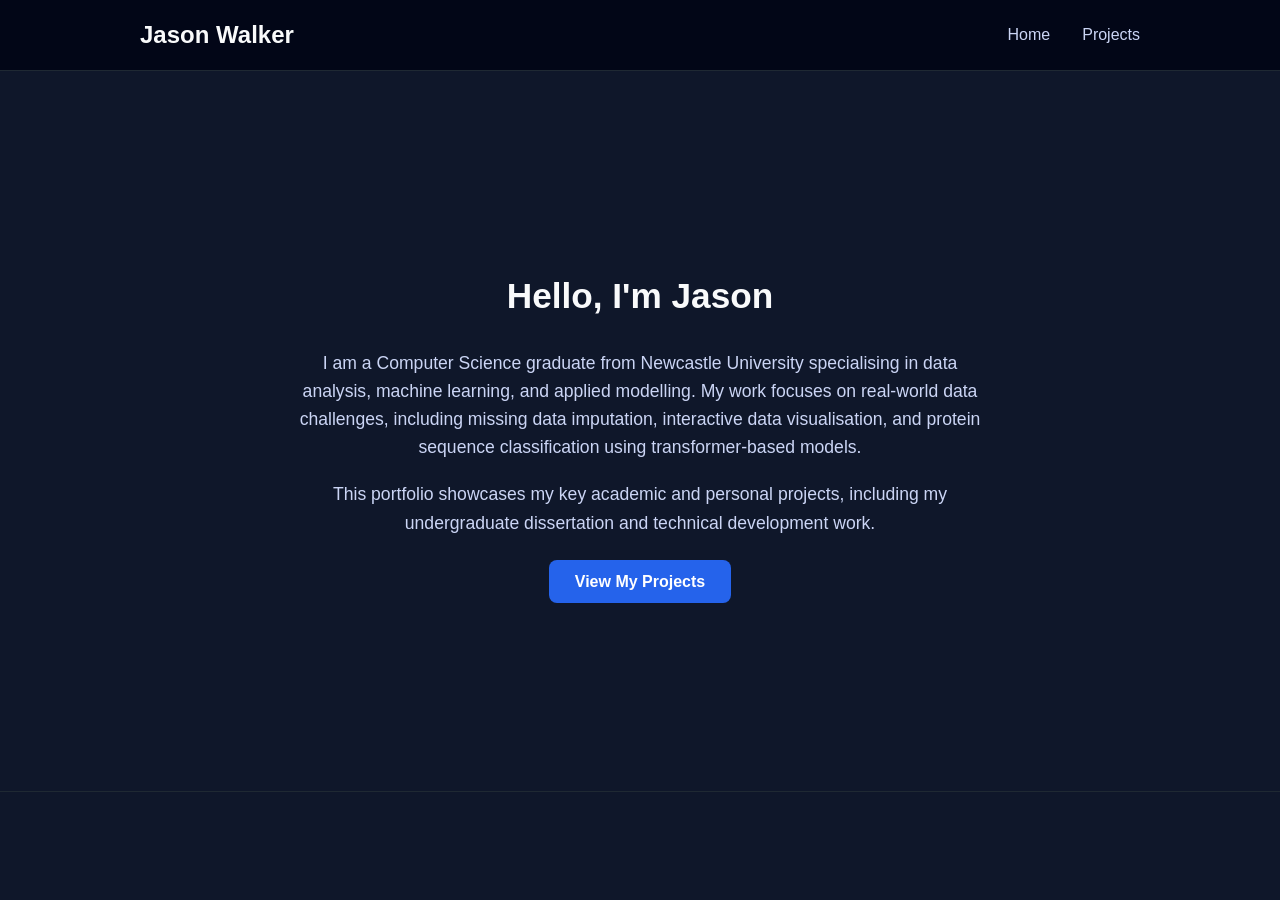
<file: index.html>
<!DOCTYPE html>
<html lang="en">
<head>
    <meta charset="UTF-8">
    <meta name="viewport" content="width=device-width, initial-scale=1.0">
    <title>Jason Walker | Project Portfolio</title>
    

    <link rel="stylesheet" href="style.css">
</head>
<body>

    <nav class="navbar">
        <div class="nav-container">
            <h1 class="logo">Jason Walker</h1>
            <ul class="nav-links">
                 <li><a href="index.html">Home</a></li>
                <li><a href="projects.html">Projects</a></li>
            </ul>
        </div>
    </nav>


    <main class="main-content">
        <section class="about-section">
            

            <h2>Hello, I'm Jason</h2>
            

            <p class="bio">
                I am a Computer Science graduate from Newcastle University specialising in data analysis, machine learning, and applied modelling. 
                My work focuses on real-world data challenges, including missing data imputation, interactive data visualisation, and protein sequence classification using transformer-based models.
            </p>


            <p class="bio">
                This portfolio showcases my key academic and personal projects, 
                including my undergraduate dissertation and technical development work.
            </p>


            <div class="buttons">
                <a href="projects.html" class="primary-button">
                    View My Projects
                </a>
            </div>

        </section>
    </main>


    <footer class="footer">
        <p></p>
    </footer>

</body>
</html>
</file>
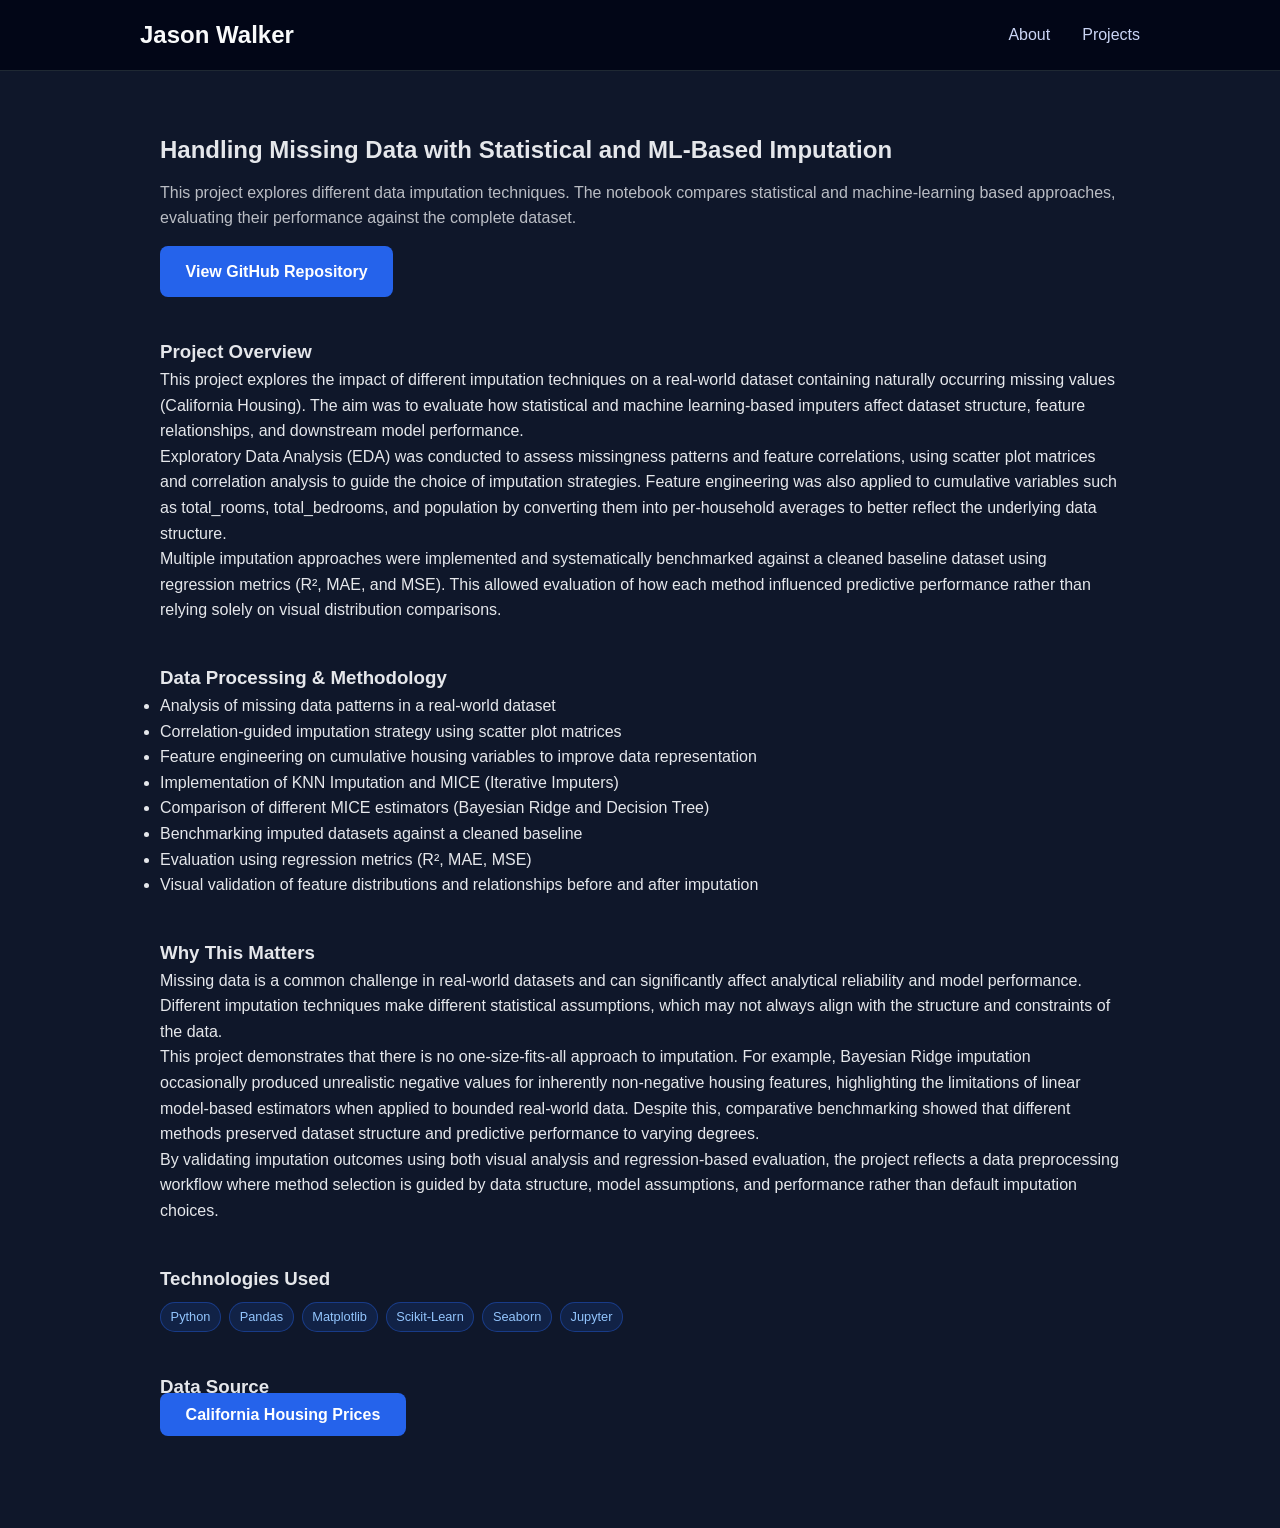
<file: data-imputation.html>
<!DOCTYPE html>
<html lang="en">
<head>
    <meta charset="UTF-8">
    <meta name="viewport" content="width=device-width, initial-scale=1.0">
    <title>Data Visualisation Dashboard | Jason Walker</title>
    <link rel="stylesheet" href="../style.css">
</head>
<body>


    <nav class="navbar">
        <div class="nav-container">
            <h1 class="logo">Jason Walker</h1>
            <ul class="nav-links">
                <li><a href="../index.html">About</a></li>
                <li><a href="../projects.html">Projects</a></li>
            </ul>
        </div>
    </nav>

    <main class="project-page">


        <section class="project-header">
            <h2>Handling Missing Data with Statistical and ML-Based Imputation</h2>
            <p class="project-subtitle">
                This project explores different data imputation techniques. The notebook compares statistical and machine-learning based approaches, 
                evaluating their performance against the complete dataset. 
            </p>

            <div class="project-buttons">
                <a href="https://github.com/JasonTWalker/DataImputationHousingPrices" class="primary-button" target="_blank">
                    View GitHub Repository
                </a>
            </div>
        </section>

       

        <section class="project-section">
            <h3>Project Overview</h3>
            <p>
                This project explores the impact of different imputation techniques on a real-world dataset containing naturally occurring missing values (California Housing). 
                The aim was to evaluate how statistical and machine learning-based imputers affect dataset structure, feature relationships, and downstream model performance.
            </p>
            <p>
                Exploratory Data Analysis (EDA) was conducted to assess missingness patterns and feature correlations, using scatter plot matrices and correlation analysis to guide the choice of imputation strategies. 
                Feature engineering was also applied to cumulative variables such as total_rooms, total_bedrooms, and population by converting them into per-household averages to better reflect the underlying data structure.
            </p>
            <p>
                Multiple imputation approaches were implemented and systematically benchmarked against a cleaned baseline dataset using regression metrics (R², MAE, and MSE). 
                This allowed evaluation of how each method influenced predictive performance rather than relying solely on visual distribution comparisons.
            </p>
        </section>


        <section class="project-section">
            <h3>Data Processing & Methodology</h3>
            <ul>
                <li>Analysis of missing data patterns in a real-world dataset</li>
                <li>Correlation-guided imputation strategy using scatter plot matrices</li>
                <li>Feature engineering on cumulative housing variables to improve data representation</li>
                <li>Implementation of KNN Imputation and MICE (Iterative Imputers)</li>
                <li>Comparison of different MICE estimators (Bayesian Ridge and Decision Tree)</li>
                <li>Benchmarking imputed datasets against a cleaned baseline</li>
                <li>Evaluation using regression metrics (R², MAE, MSE)</li>
                <li>Visual validation of feature distributions and relationships before and after imputation</li>

            </ul>
        </section>

        <section class="project-section">
            <h3>Why This Matters</h3>
            <p>
                Missing data is a common challenge in real-world datasets and can significantly affect analytical reliability and model performance. 
                Different imputation techniques make different statistical assumptions, which may not always align with the structure and constraints of the data.
            </p>
            <p>
                This project demonstrates that there is no one-size-fits-all approach to imputation. For example, Bayesian Ridge imputation occasionally produced unrealistic negative values for inherently non-negative housing features, highlighting the limitations of linear model-based estimators when applied to bounded real-world data. 
                Despite this, comparative benchmarking showed that different methods preserved dataset structure and predictive performance to varying degrees.
            </p>
            <p>
                By validating imputation outcomes using both visual analysis and regression-based evaluation, the project reflects a data preprocessing workflow where method selection is guided by data structure, model assumptions, and performance rather than default imputation choices.
            </p>
        </section>



        <section class="project-section">
            <h3>Technologies Used</h3>
            <div class="tech-tags">
                <span class="tag">Python</span>
                <span class="tag">Pandas</span>
                <span class="tag">Matplotlib</span>
                <span class="tag">Scikit-Learn</span>
                <span class="tag">Seaborn</span>
                <span class="tag">Jupyter</span>
            </div>

        </section>

        <section class="project-section">
            <h3>Data Source</h3>
            <p></p>
                <a href="https://raw.githubusercontent.com/PaoloMissier/CSC3831-2021-22/main/IMPUTATION/TARGET-DATASETS/CORRUPTED/HOUSES/houses_0.5_MAR.csv" class="primary-button" target="_blank"> California Housing Prices</a>
        </section>

    </main>


</body>
</html>
</file>
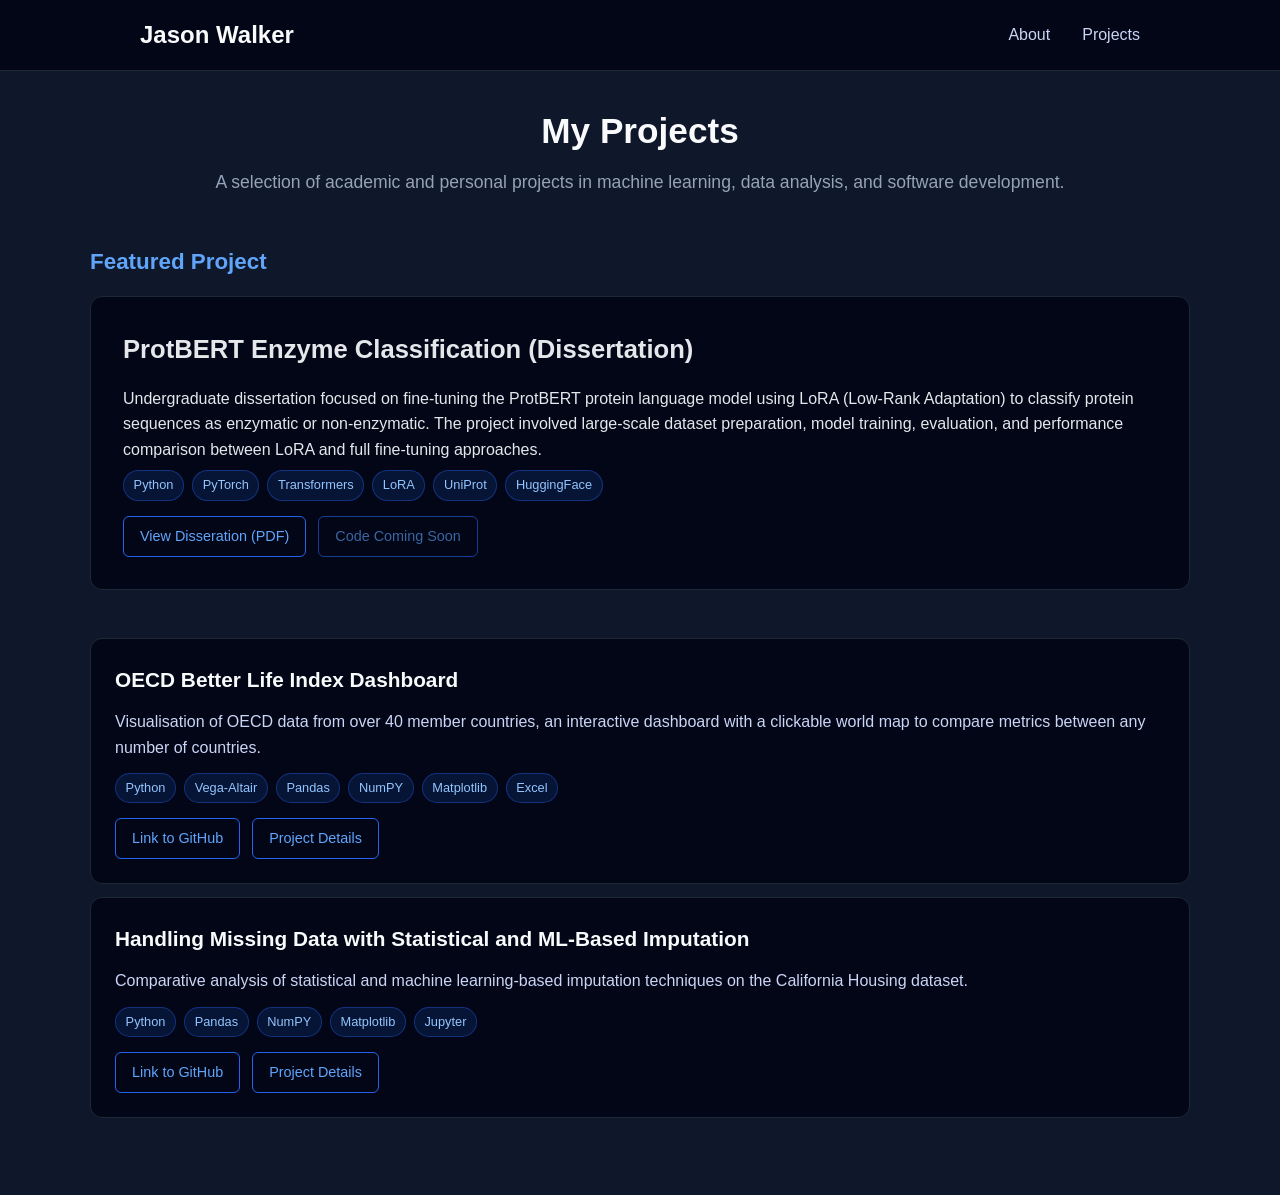
<file: projects.html>
<!DOCTYPE html>
<html lang="en">
<head>
    <meta charset="UTF-8">
    <meta name="viewport" content="width=device-width, initial-scale=1.0">
    <title>Jason Walker | Projects</title>
    

    <link rel="stylesheet" href="style.css">
</head>
<body>

    <nav class="navbar">
        <div class="nav-container">
            <h1 class="logo">Jason Walker</h1>
            <ul class="nav-links">
                <li><a href="index.html">About</a></li>
                <li><a href="projects.html">Projects</a></li>
            </ul>
        </div>
    </nav>

    <main class="projects-main">


        <section class="projects-header">
            <h2>My Projects</h2>
            <p>A selection of academic and personal projects in machine learning, data analysis, and software development.</p>
        </section>


        <section class="featured-project">

            <h3 class="featured-label">Featured Project</h3>

            <div class="featured-card">
                <h3>ProtBERT Enzyme Classification (Dissertation)</h3>

                <p>
                    Undergraduate dissertation focused on fine-tuning the ProtBERT 
                    protein language model using LoRA (Low-Rank Adaptation) to 
                    classify protein sequences as enzymatic or non-enzymatic. 
                    The project involved large-scale dataset preparation, model 
                    training, evaluation, and performance comparison between 
                    LoRA and full fine-tuning approaches.
                </p>

                <div class="tech-tags">
                    <span class="tag">Python</span>
                    <span class="tag">PyTorch</span>
                    <span class="tag">Transformers</span>
                    <span class="tag">LoRA</span>
                    <span class="tag">UniProt</span>
                    <span class="tag">HuggingFace</span>
                </div>

                <div class="project-buttons">
                    <a href="data/Dissertation.pdf" class="secondary-button"> View Disseration (PDF)</a>
                    <a href="#" class="secondary-button disabled">Code Coming Soon</a>
                </div>
            </div>

<div class="project-card">
    <h4>OECD Better Life Index Dashboard</h4>
    <p>
        Visualisation of OECD data from over 40 member countries, an interactive dashboard with a clickable world map to compare metrics between any number of countries.
    </p>
    <div class="tech-tags">
                    <span class="tag">Python</span>
                    <span class="tag">Vega-Altair</span>
                    <span class="tag">Pandas</span>
                    <span class="tag">NumPY</span>
                    <span class="tag">Matplotlib</span>
                    <span class="tag">Excel</span>
    </div>

    <div class="project-buttons">
        <a href="https://github.com/JasonTWalker/OECDBetterLifeIndexVisualisation" 
        class="secondary-button">Link to GitHub
        </a>
        <a href="project-pages/oecd-visualisation.html" 
        class="secondary-button">
        Project Details
        </a>
    </div>
</div>

<div class="project-card">
    <h4>Handling Missing Data with Statistical and ML-Based Imputation</h4>
    <p>
        Comparative analysis of statistical and machine learning-based imputation techniques on the California Housing dataset.
    </p>
    <div class="tech-tags">
                    <span class="tag">Python</span>
                    <span class="tag">Pandas</span>
                    <span class="tag">NumPY</span>
                    <span class="tag">Matplotlib</span>
                    <span class="tag">Jupyter</span>
    </div>

    <div class="project-buttons">
        <a href="https://github.com/JasonTWalker/DataImputationHousingPrices" 
        class="secondary-button">Link to GitHub
        </a>
        <a href="project-pages/data-imputation.html" 
        class="secondary-button">
        Project Details
        </a>
    </div>
</div>
</file>
<file: style.css>
/* ===== GLOBAL STYLES ===== */
* {
    margin: 0;
    padding: 0;
    box-sizing: border-box;
}

body {
    font-family: Arial, Helvetica, sans-serif;
    background-color: #0f172a; /* Dark background */
    color: #e5e7eb;
    line-height: 1.6;
}

/* ===== NAVBAR ===== */
.navbar {
    background-color: #020617;
    border-bottom: 1px solid #1f2933;
    padding: 1rem 0;
}

.nav-container {
    width: 90%;
    max-width: 1000px;
    margin: auto;
    display: flex;
    justify-content: space-between;
    align-items: center;
}

.logo {
    font-size: 1.5rem;
    font-weight: bold;
    color: #f9fafb;
}

.nav-links {
    list-style: none;
    display: flex;
    gap: 2rem;
}

.nav-links a {
    text-decoration: none;
    color: #cbd5f5;
    font-weight: 500;
    transition: color 0.2s ease;
}

.nav-links a:hover {
    color: #60a5fa;
}

/* ===== MAIN CONTENT ===== */
.main-content {
    display: flex;
    justify-content: center;
    align-items: center;
    min-height: 80vh;
    padding: 2rem;
}

.about-section {
    max-width: 700px;
    text-align: center;
}

.about-section h2 {
    font-size: 2.2rem;
    margin-bottom: 1.5rem;
    color: #f9fafb;
}

.bio {
    font-size: 1.1rem;
    margin-bottom: 1.2rem;
    color: #cbd5f5;
}

/* ===== BUTTON ===== */
.buttons {
    margin-top: 2rem;
}

.primary-button {
    text-decoration: none;
    background-color: #2563eb;
    color: white;
    padding: 0.8rem 1.6rem;
    border-radius: 8px;
    font-weight: bold;
    transition: background-color 0.2s ease, transform 0.1s ease;
}

.primary-button:hover {
    background-color: #1d4ed8;
    transform: translateY(-2px);
}

/* ===== FOOTER ===== */
.footer {
    text-align: center;
    padding: 1.5rem;
    border-top: 1px solid #1f2933;
    color: #94a3b8;
    font-size: 0.9rem;
}

/* ===== PROJECTS PAGE ===== */
.projects-main {
    width: 90%;
    max-width: 1100px;
    margin: 2rem auto;
    padding-bottom: 2rem;
}

.projects-header {
    text-align: center;
    margin-bottom: 3rem;
}

.projects-header h2 {
    font-size: 2.2rem;
    margin-bottom: 0.5rem;
    color: #f9fafb;
}

.projects-header p {
    color: #94a3b8;
    font-size: 1.1rem;
}

/* ===== FEATURED PROJECT ===== */
.featured-label {
    margin-bottom: 1rem;
    color: #60a5fa;
    font-size: 1.4rem;
}

.featured-card {
    background-color: #020617;
    border: 1px solid #1f2933;
    border-radius: 12px;
    padding: 2rem;
    margin-bottom: 3rem;
    transition: transform 0.15s ease, border-color 0.15s ease;
}

.featured-card:hover {
    transform: translateY(-4px);
    border-color: #2563eb;
}

.featured-card h3 {
    font-size: 1.6rem;
    margin-bottom: 1rem;
}

/* ===== PROJECT GRID ===== */
.section-title {
    margin-bottom: 1.5rem;
    font-size: 1.6rem;
    color: #f9fafb;
}

.projects-grid {
    display: grid;
    grid-template-columns: repeat(auto-fit, minmax(300px, 1fr));
    gap: 1.5rem;
}

/* ===== INDIVIDUAL PROJECT CARD ===== */
.project-card {
    background-color: #020617;
    border: 1px solid #1f2933;
    border-radius: 12px;
    padding: 1.5rem;
    transition: transform 0.15s ease, border-color 0.15s ease;
    margin-bottom: 0.8rem;
}

.project-card:hover {
    transform: translateY(-4px);
    border-color: #2563eb;
}

.project-card h4 {
    margin-bottom: 0.8rem;
    font-size: 1.3rem;
    color: #f9fafb;
}

.project-card p {
    color: #cbd5f5;
    margin-bottom: 0.8rem;
    font-size: 1rem;
}

/* ===== TECH STACK TEXT ===== */
.tech-stack {
    font-size: 0.95rem;
    color: #94a3b8;
}

/* ===== BUTTONS ===== */
.project-buttons {
    display: flex;
    gap: 12px;      
    margin-top: 15px;
    flex-wrap: wrap;
}

.secondary-button {
    text-decoration: none;
    background-color: transparent;
    border: 1px solid #2563eb;
    color: #60a5fa;
    padding: 0.5rem 1rem;
    border-radius: 6px;
    font-size: 0.9rem;
    transition: background-color 0.2s ease, color 0.2s ease;
}

.secondary-button:hover {
    background-color: #2563eb;
    color: white;
}

/* Disabled button (for projects without links yet) */
.disabled {
    opacity: 0.6;
    cursor: default;
    pointer-events: none;
}


/* ===== TECH TAGS (CHIPS) ===== */
.tech-tags {
    display: flex;
    flex-wrap: wrap;
    gap: 0.5rem;
    margin-top: 0.5rem;
    margin-bottom: 0.8rem;
}

.tag {
    background-color: rgba(37, 99, 235, 0.15);
    color: #93c5fd;
    border: 1px solid rgba(37, 99, 235, 0.4);
    padding: 0.25rem 0.6rem;
    border-radius: 999px;
    font-size: 0.8rem;
    font-weight: 500;
    white-space: nowrap;
}

.project-page {
    max-width: 1000px;
    margin: 40px auto;
    padding: 20px;
}

.project-header {
    margin-bottom: 40px;
}

.project-subtitle {
    opacity: 0.8;
    margin-top: 10px;
}

.project-section {
    margin-bottom: 40px;
}

.dashboard-section {
    margin: 40px 0;
}



.dashboard-frame {
    width: 100%;
    height: 90vh;
    min-height: 700px;
    border: none;
    border-radius: 12px;
    overflow: hidden;
}

.dashboard-actions {
    margin-top: 20px;
    text-align: center;
}
</file>
